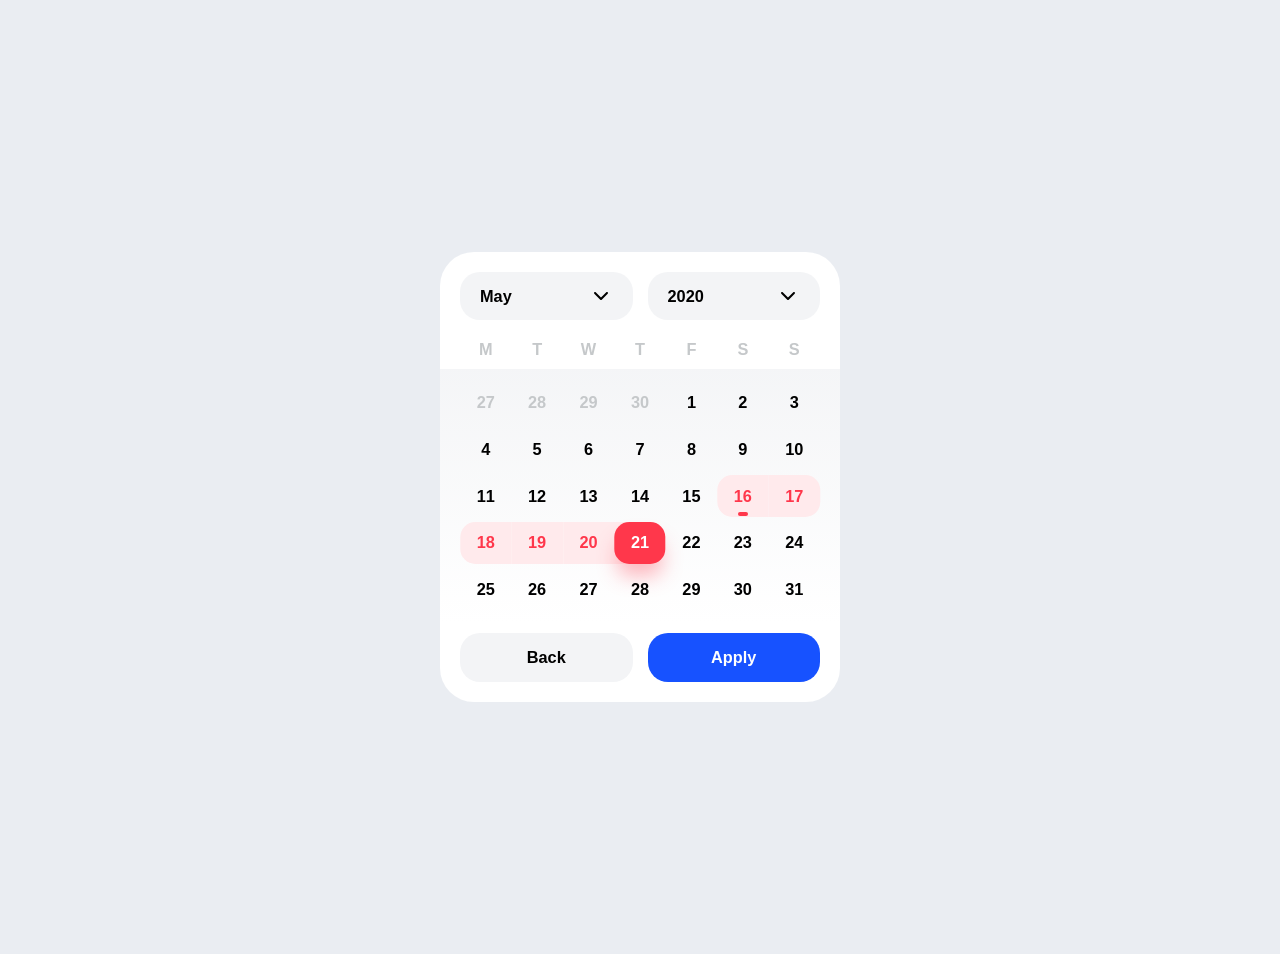
<file: down.html>
<!doctype html>
<html lang="ko">
  <head>
    <meta charset="UTF-8" />
    <meta name="viewport" content="width=device-width, initial-scale=1.0" />
    <title>Document</title>
    <style>
      .calendar {
        --side-padding: 20px;
        --border-radius: 34px;
        --accent-br: 15px;
        width: 400px;
      }
      .calendar select {
        background-color: #f3f4f6;
        padding: 15px 20px;
      }
      .calendar__opts,
      .calendar__buttons {
        background-color: #fff;
        display: grid;
        grid-template-columns: 1fr 1fr;
        column-gap: 15px;
      }
      .calendar__opts {
        border-top-left-radius: var(--border-radius);
        border-top-right-radius: var(--border-radius);
        padding: 20px var(--side-padding);
      }
      .calendar__body {
        background-image: linear-gradient(to bottom, #f3f4f6, #fff);
      }
      .calendar__days {
        background-color: #fff;
        padding: 0 var(--side-padding) 10px;
        display: grid;
        grid-template-columns: repeat(7, 1fr);
      }
      .calendar__days > div {
        text-align: center;
        font-weight: 700;
        font-size: 1.02rem;
        color: #c5c8ca;
      }
      .calendar__dates {
        padding: 10px var(--side-padding);
        display: grid;
        grid-template-columns: repeat(7, 1fr);
      }
      .calendar__date {
        --height: calc(400px / 6 - var(--side-padding));
        text-align: center;
        height: var(--height);
        line-height: var(--height);
        font-weight: 600;
        font-size: 1.02rem;
        cursor: pointer;
        position: relative;
      }
      .calendar__date::before {
        content: "";
        position: absolute;
        background-color: rgba(255, 255, 255, 0);
        width: 100%;
        height: calc(var(--height) * 0.9);
        top: 50%;
        left: 50%;
        transform: translate(-50%, -50%);
        border-radius: var(--accent-br);
        transition: background-color 0.3s ease;
      }
      .calendar__date:not(.calendar__date--selected):not(.calendar__date--grey):hover::before {
        background-color: #ededed;
      }
      .calendar__date--grey {
        color: #c5c8ca;
        cursor: not-allowed;
      }
      .calendar__date--selected {
        color: #ff374b;
      }
      .calendar__date--selected::before {
        background-color: #ffeaec;
        border-radius: 0px;
      }
      .calendar__date--first-date::before {
        border-top-left-radius: var(--accent-br);
        border-bottom-left-radius: var(--accent-br);
      }
      .calendar__date--last-date::before {
        border-top-right-radius: var(--accent-br);
        border-bottom-right-radius: var(--accent-br);
      }
      .calendar__date--range-start::after {
        content: "";
        position: absolute;
        bottom: 3px;
        border-radius: 24px;
        left: 50%;
        transform: translateX(-50%);
        background-color: #ff374b;
        width: 10px;
        height: 4px;
      }
      .calendar__date--range-end {
        color: #fff;
      }
      .calendar__date--range-end::before {
        box-shadow: 0 15px 20px -3px rgba(255, 55, 75, 0.35);
        background-color: #ff374b;
        border-radius: var(--accent-br);
        z-index: 1;
      }
      .calendar__date--range-end::after {
        content: "";
        position: absolute;
        height: calc(var(--height) * 0.9);
        background-color: #ffeaec;
        width: 50px;
        top: 50%;
        right: 50%;
        transform: translateY(-50%);
      }
      .calendar__date span {
        position: relative;
        z-index: 1;
      }
      .calendar__buttons {
        padding: 10px var(--side-padding) 20px;
        border-bottom-left-radius: var(--border-radius);
        border-bottom-right-radius: var(--border-radius);
      }
      .calendar__button {
        cursor: pointer;
      }
      .calendar__button--grey {
        background-color: #f3f4f6;
      }
      .calendar__button--primary {
        background-color: #1752ff;
        color: #fff;
        transition:
          box-shadow 0.3s cubic-bezier(0.21, 0.68, 0.09, 0.27),
          transform 0.2s linear;
      }
      .calendar__button--primary:hover {
        box-shadow: 0 20px 30px -13px rgba(23, 82, 255, 0.45);
        transform: translateY(-3px);
      }
      .calendar__button--primary:active {
        box-shadow: 0 10px 10px -6px rgba(23, 82, 255, 0.45);
        transform: translateY(-1px);
      }

      body {
        display: grid;
        place-items: center;
        background-color: #eaedf2;
        height: 100vh;
        font-family: "Nunito", sans-serif;
        font-size: 14px;
        margin: 3vmin;
      }

      select,
      button {
        font-family: inherit;
        font-weight: 700;
        font-size: 1.02rem;
        border-radius: 20px;
        outline: none;
        border: 0;
        padding: 15px 20px;
        -webkit-appearance: none;
        -moz-appearance: none;
        appearance: none;
      }

      select {
        background-image: url("data:image/svg+xml,%3C%3Fxml version='1.0' encoding='utf-8'%3F%3E%3C!DOCTYPE svg PUBLIC '-//W3C//DTD SVG 1.1//EN' 'http://www.w3.org/Graphics/SVG/1.1/DTD/svg11.dtd'%3E%3Csvg version='1.1' id='Capa_1' xmlns='http://www.w3.org/2000/svg' xmlns:xlink='http://www.w3.org/1999/xlink' x='0px' y='0px' width='960px' height='560px' viewBox='0 0 960 560' enable-background='new 0 0 960 560' xml:space='preserve'%3E%3Cg id='Rounded_Rectangle_33_copy_4_1_'%3E%3Cpath d='M480,344.181L268.869,131.889c-15.756-15.859-41.3-15.859-57.054,0c-15.754,15.857-15.754,41.57,0,57.431l237.632,238.937 c8.395,8.451,19.562,12.254,30.553,11.698c10.993,0.556,22.159-3.247,30.555-11.698l237.631-238.937 c15.756-15.86,15.756-41.571,0-57.431s-41.299-15.859-57.051,0L480,344.181z'/%3E%3C/g%3E%3C/svg%3E");
        background-size: 24px;
        background-repeat: no-repeat;
        background-position: calc(100% - var(--side-padding)) center;
      }
    </style>
  </head>
  <body>
    <div class="calendar">
      <div class="calendar__opts">
        <select name="calendar__month" id="calendar__month">
          <option>Jan</option>
          <option>Feb</option>
          <option>Mar</option>
          <option>Apr</option>
          <option selected>May</option>
          <option>Jun</option>
          <option>Jul</option>
          <option>Aug</option>
          <option>Sep</option>
          <option>Oct</option>
          <option>Nov</option>
          <option>Dec</option>
        </select>

        <select name="calendar__year" id="calendar__year">
          <option>2017</option>
          <option>2018</option>
          <option>2019</option>
          <option selected>2020</option>
        </select>
      </div>

      <div class="calendar__body">
        <div class="calendar__days">
          <div>M</div>
          <div>T</div>
          <div>W</div>
          <div>T</div>
          <div>F</div>
          <div>S</div>
          <div>S</div>
        </div>

        <div class="calendar__dates">
          <div class="calendar__date calendar__date--grey"><span>27</span></div>
          <div class="calendar__date calendar__date--grey"><span>28</span></div>
          <div class="calendar__date calendar__date--grey"><span>29</span></div>
          <div class="calendar__date calendar__date--grey"><span>30</span></div>
          <div class="calendar__date"><span>1</span></div>
          <div class="calendar__date"><span>2</span></div>
          <div class="calendar__date"><span>3</span></div>
          <div class="calendar__date"><span>4</span></div>
          <div class="calendar__date"><span>5</span></div>
          <div class="calendar__date"><span>6</span></div>
          <div class="calendar__date"><span>7</span></div>
          <div class="calendar__date"><span>8</span></div>
          <div class="calendar__date"><span>9</span></div>
          <div class="calendar__date"><span>10</span></div>
          <div class="calendar__date"><span>11</span></div>
          <div class="calendar__date"><span>12</span></div>
          <div class="calendar__date"><span>13</span></div>
          <div class="calendar__date"><span>14</span></div>
          <div class="calendar__date"><span>15</span></div>
          <div class="calendar__date calendar__date--selected calendar__date--first-date calendar__date--range-start"><span>16</span></div>
          <div class="calendar__date calendar__date--selected calendar__date--last-date"><span>17</span></div>
          <div class="calendar__date calendar__date--selected calendar__date--first-date"><span>18</span></div>
          <div class="calendar__date calendar__date--selected"><span>19</span></div>
          <div class="calendar__date calendar__date--selected"><span>20</span></div>
          <div class="calendar__date calendar__date--selected calendar__date--last-date calendar__date--range-end"><span>21</span></div>
          <div class="calendar__date"><span>22</span></div>
          <div class="calendar__date"><span>23</span></div>
          <div class="calendar__date"><span>24</span></div>
          <div class="calendar__date"><span>25</span></div>
          <div class="calendar__date"><span>26</span></div>
          <div class="calendar__date"><span>27</span></div>
          <div class="calendar__date"><span>28</span></div>
          <div class="calendar__date"><span>29</span></div>
          <div class="calendar__date"><span>30</span></div>
          <div class="calendar__date"><span>31</span></div>
        </div>
      </div>

      <div class="calendar__buttons">
        <button class="calendar__button calendar__button--grey">Back</button>

        <button class="calendar__button calendar__button--primary">Apply</button>
      </div>
    </div>
  </body>
</html>
</file>
